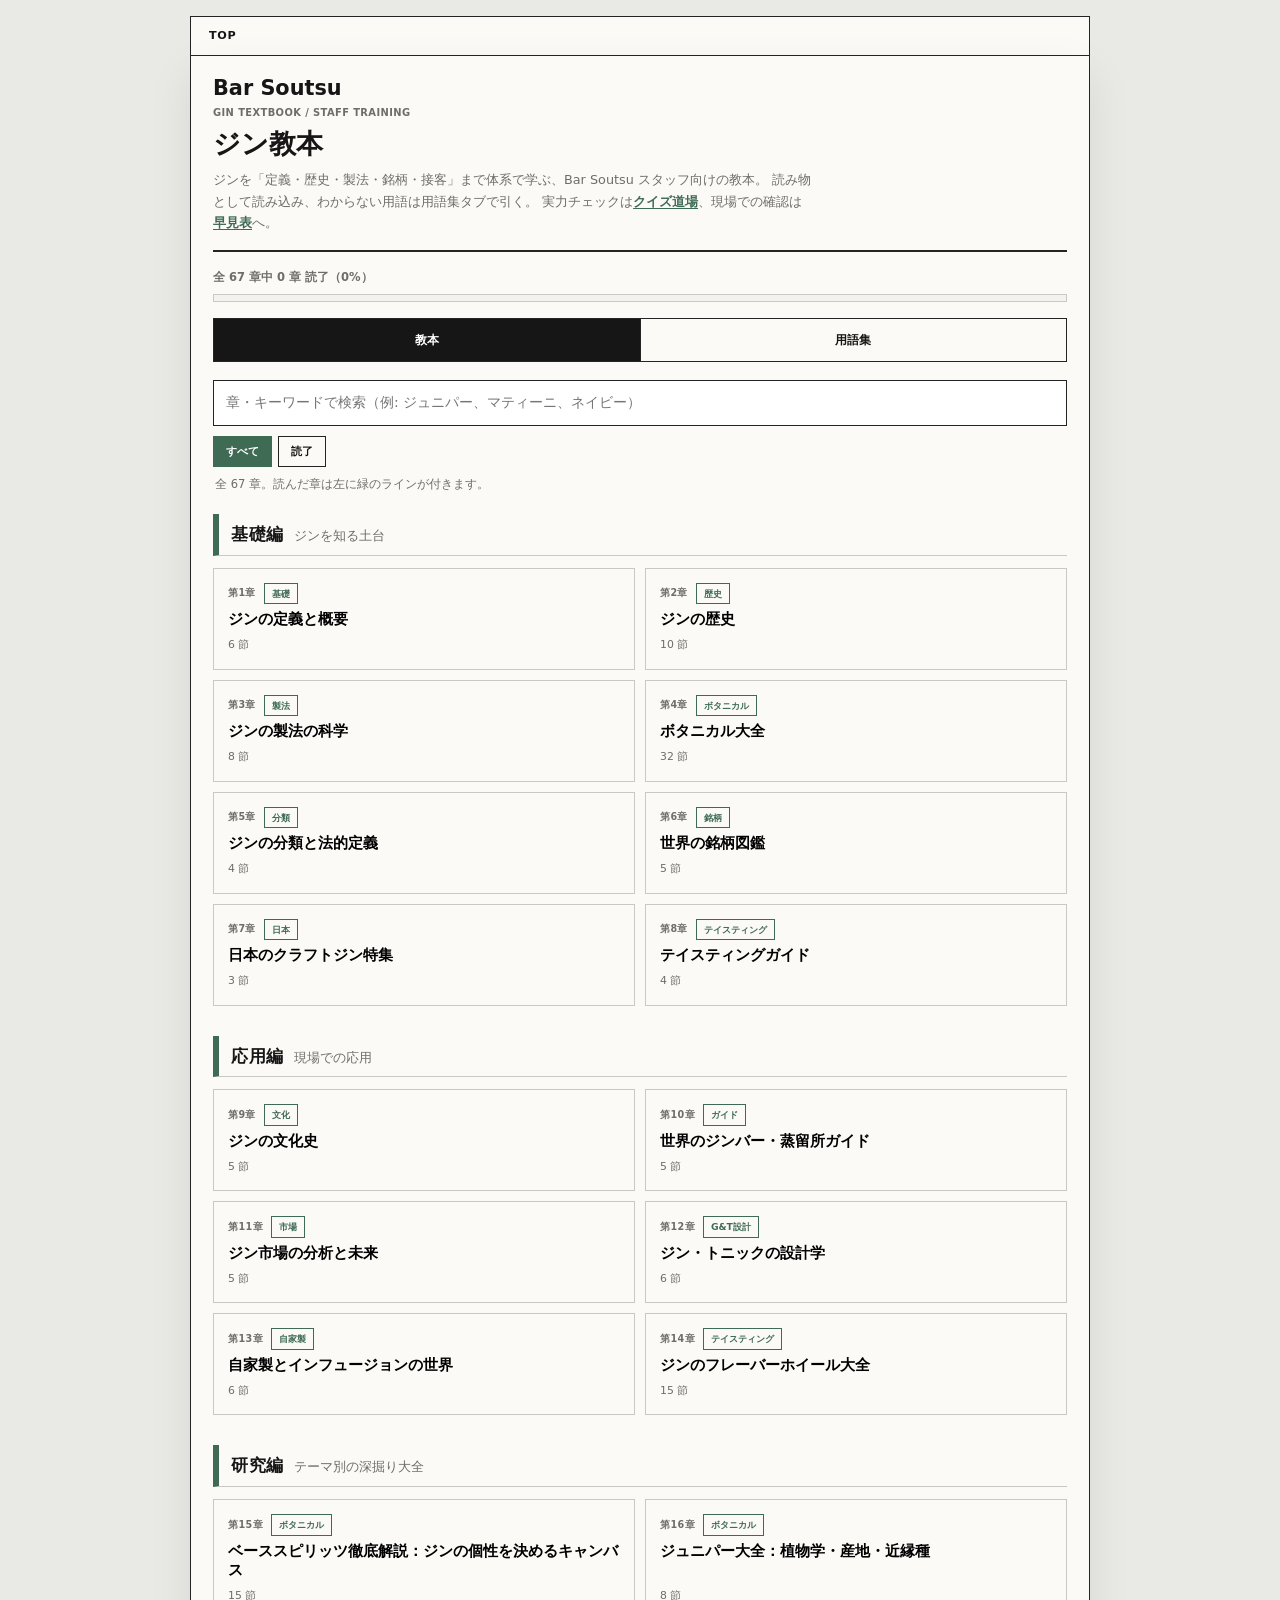
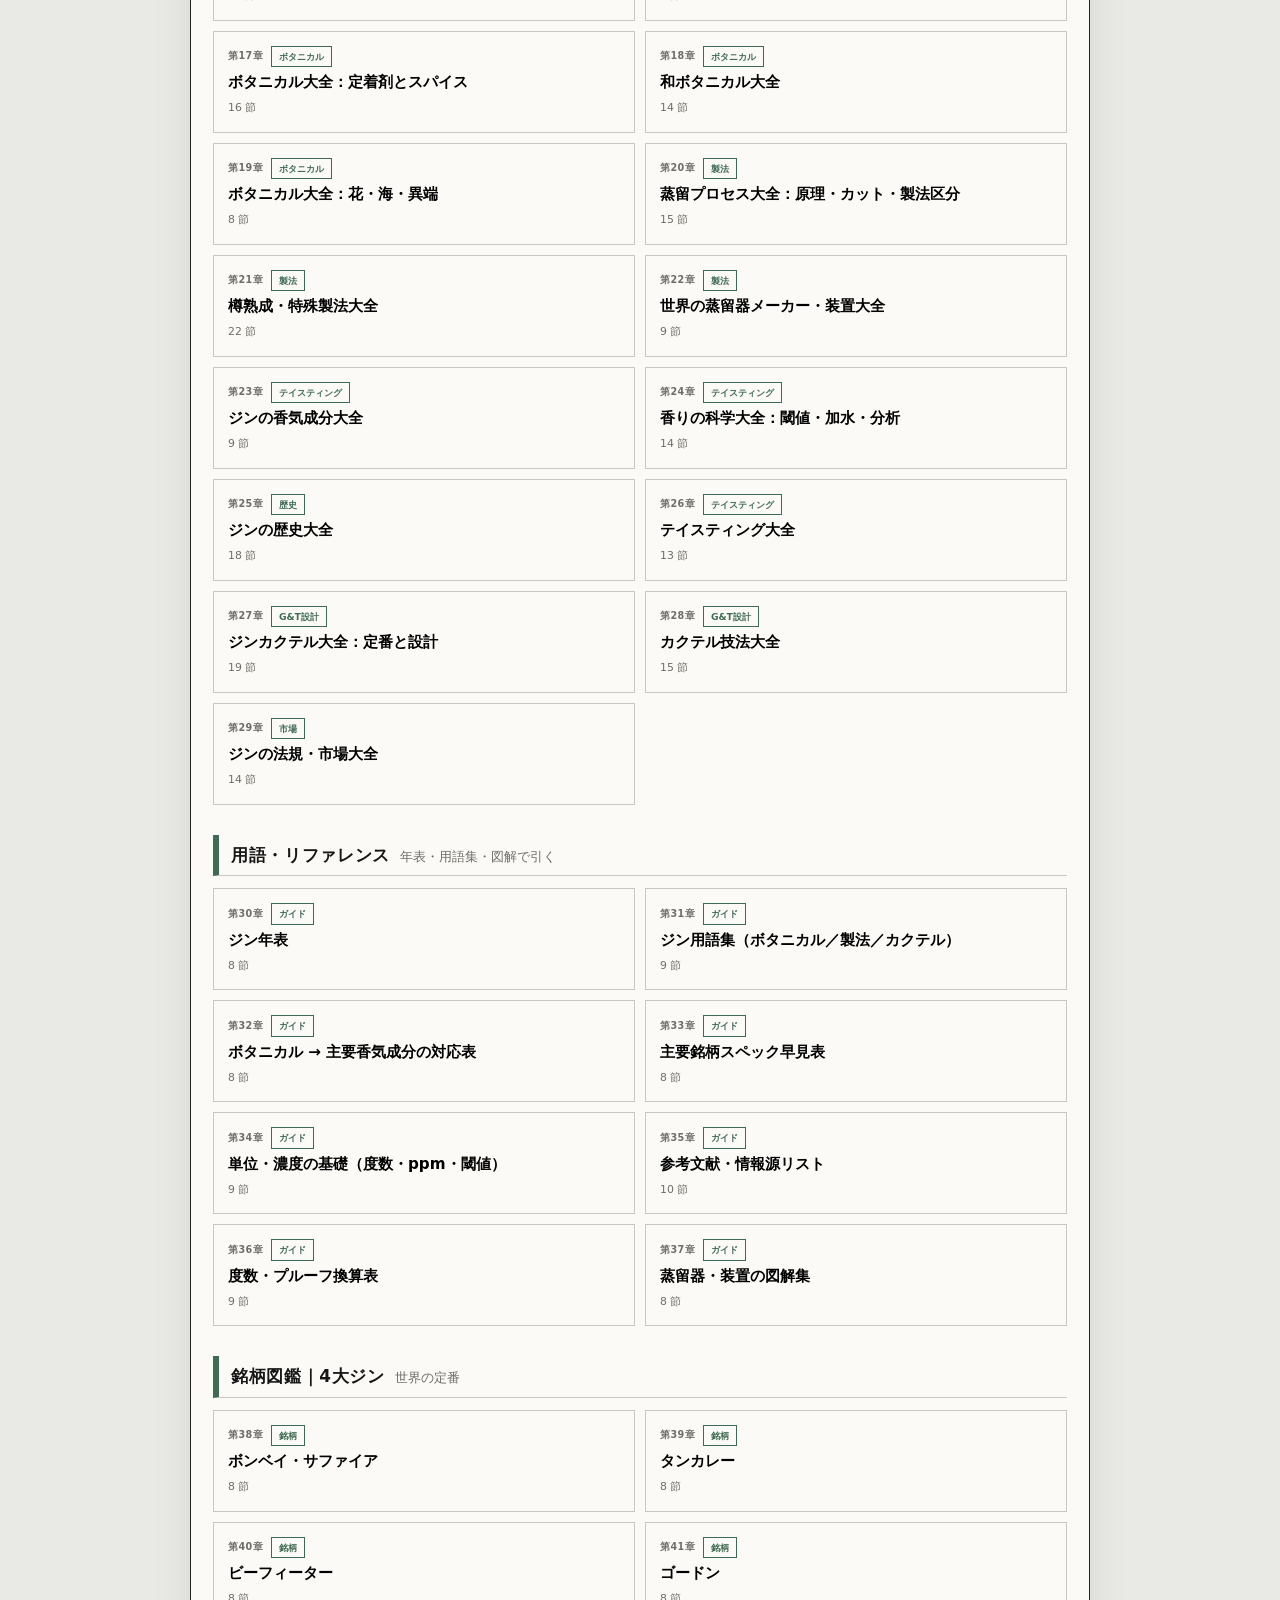
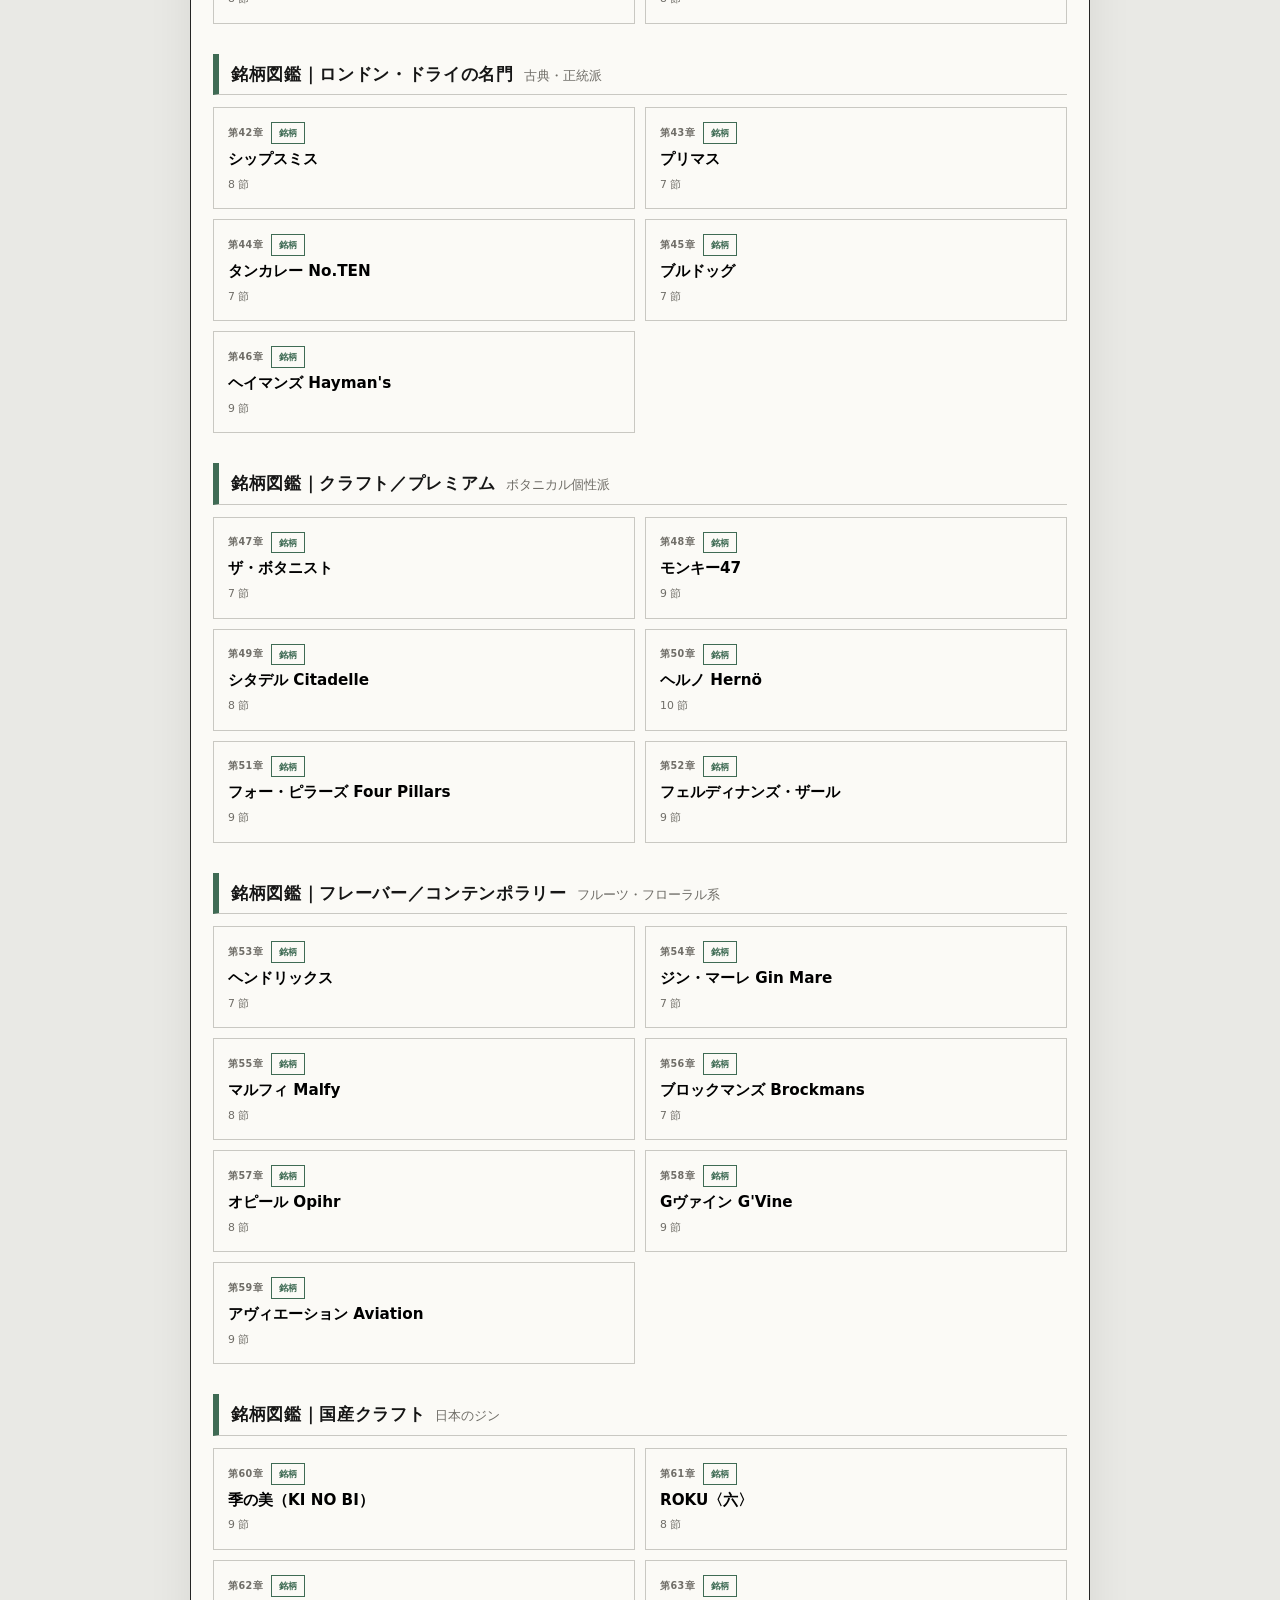
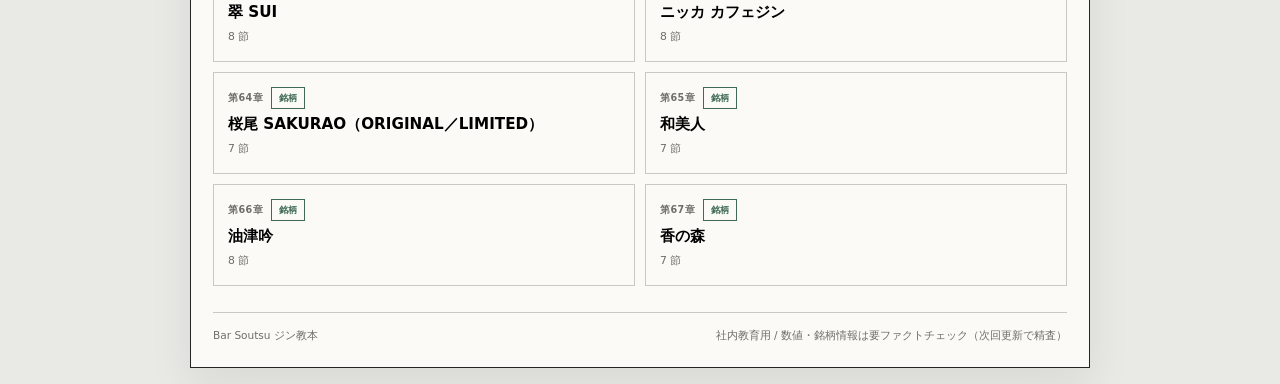
<file: index.html>
<!doctype html>
<html lang="ja">
  <head>
    <meta charset="UTF-8" />
    <meta name="viewport" content="width=device-width, initial-scale=1.0, viewport-fit=cover" />
    <!-- セキュリティ: 読み込み元を自サイトに限定（万一の不正スクリプト実行を阻止） -->
    <meta
      http-equiv="Content-Security-Policy"
      content="default-src 'self'; img-src 'self' data:; style-src 'self' 'unsafe-inline'; script-src 'self'; connect-src 'self'; object-src 'none'; base-uri 'self'"
    />
    <meta name="theme-color" content="#f3f1ec" media="(prefers-color-scheme: light)" />
    <meta name="theme-color" content="#14130f" media="(prefers-color-scheme: dark)" />
    <title>Bar Soutsu ジン教本</title>

    <!-- SNS・チャットでURLを共有したときの見栄え（OGP / Twitter Card） -->
    <meta property="og:type" content="website" />
    <meta property="og:site_name" content="Bar Soutsu" />
    <meta property="og:title" content="ジン教本｜Bar Soutsu" />
    <meta property="og:description" content="スタッフ教育用のジン教本。基礎知識・用語集・クイズ・早見表で体系的に学べます。" />
    <meta property="og:url" content="https://sousuyou.github.io/gin-textbook/" />
    <meta property="og:image" content="https://sousuyou.github.io/gin-textbook/assets/og-image.png" />
    <meta property="og:image:width" content="1200" />
    <meta property="og:image:height" content="630" />
    <meta name="twitter:card" content="summary_large_image" />
    <meta name="twitter:image" content="https://sousuyou.github.io/gin-textbook/assets/og-image.png" />

    <link rel="manifest" href="manifest.json" />
    <link rel="icon" href="assets/icon.svg" type="image/svg+xml" />
    <link rel="apple-touch-icon" href="assets/icon.svg" />
    <link rel="stylesheet" href="styles.css" />
    <link rel="stylesheet" href="https://sousuyou.github.io/top/theme.css" />
  </head>
  <body class="has-nav">
    <!-- 共通ナビ：中身は nav.js が自動生成（JS無効時はTOPリンクだけ残る） -->
    <nav class="site-nav" id="site-nav">
      <a class="site-nav-link" href="https://sousuyou.github.io/top/">TOP</a>
    </nav>
    <script src="https://sousuyou.github.io/top/nav.js?v=20260622" defer></script>
    <main class="app-shell">
      <!-- ===== ヘッダー ===== -->
      <header class="hero">
        <div class="hero-main">
          <p class="brand-mark">Bar Soutsu</p>
          <p class="eyebrow">Gin Textbook / Staff Training</p>
          <h1 id="page-title">ジン教本</h1>
          <p class="lead">
            ジンを「定義・歴史・製法・銘柄・接客」まで体系で学ぶ、Bar Soutsu スタッフ向けの教本。
            読み物として読み込み、わからない用語は用語集タブで引く。
            実力チェックは<a href="quiz/">クイズ道場</a>、現場での確認は<a href="cheatsheet/">早見表</a>へ。
          </p>
        </div>
      </header>

      <!-- ===== 学習進捗バー（常時表示） ===== -->
      <div id="progress-band" class="progress-band">
        <p id="progress-label" class="progress-label"></p>
        <div class="progress-track" role="progressbar" aria-label="学習進捗" aria-valuemin="0" aria-valuemax="100" aria-valuenow="0" id="progress-track">
          <span id="progress-fill" class="progress-fill"></span>
        </div>
      </div>

      <!-- ===== ビュー切替タブ ===== -->
      <nav class="tabs" aria-label="表示切替" role="tablist">
        <button class="tab is-active" data-view="textbook" type="button" role="tab" aria-selected="true" aria-controls="view-textbook">教本</button>
        <button class="tab" data-view="glossary" type="button" role="tab" aria-selected="false" aria-controls="view-glossary">用語集</button>
      </nav>

      <!-- ===== 教本ビュー ===== -->
      <section id="view-textbook" class="view is-active" aria-label="教本">
        <!-- 章一覧 -->
        <div id="chapter-list-pane">
          <div class="search-band">
            <input
              id="search"
              type="search"
              inputmode="search"
              placeholder="章・キーワードで検索（例: ジュニパー、マティーニ、ネイビー）"
              aria-label="教本内を検索"
            />
            <div id="chapter-filters" class="chapter-filters" aria-label="章の絞り込み">
              <button type="button" class="filter-chip is-active" data-filter="all">すべて</button>
              <button type="button" class="filter-chip" data-filter="read">読了</button>
            </div>
            <p id="search-status" class="search-status"></p>
          </div>
          <div id="chapter-grid" class="chapter-grid"></div>
        </div>

        <!-- 章リーダー -->
        <article id="reader" class="reader" hidden>
          <div class="reader-bar">
            <button id="reader-back" class="link-btn" type="button">← 章一覧へ</button>
            <div class="reader-actions">
              <button id="reader-read" class="read-toggle" type="button">読了にする</button>
            </div>
          </div>
          <div id="reader-toc" class="reader-toc"></div>
          <div id="reader-body" class="reader-body"></div>
          <div id="reader-nav" class="reader-nav"></div>
        </article>
      </section>

      <!-- ===== 用語集ビュー ===== -->
      <section id="view-glossary" class="view" aria-label="用語集" hidden>
        <div class="search-band">
          <input
            id="glossary-search"
            type="search"
            inputmode="search"
            placeholder="用語を検索（例: フィクサティブ、ステア、ネイビー）"
            aria-label="用語集を検索"
          />
          <div id="glossary-cats" class="glossary-cats"></div>
        </div>
        <div id="glossary-body" class="glossary-body"></div>
      </section>

      <footer class="app-footer">
        <span>Bar Soutsu ジン教本</span>
        <span>社内教育用 / 数値・銘柄情報は要ファクトチェック（次回更新で精査）</span>
      </footer>
    </main>

    <!-- 本文用語のインライン辞書ツールチップ（JSで内容を差し込む） -->
    <div id="term-tip" class="term-tip" hidden role="dialog" aria-label="用語の説明"></div>

    <script src="content.js"></script>
    <script src="glossary.js"></script>
    <script src="app.js"></script>
  </body>
</html>
</file>
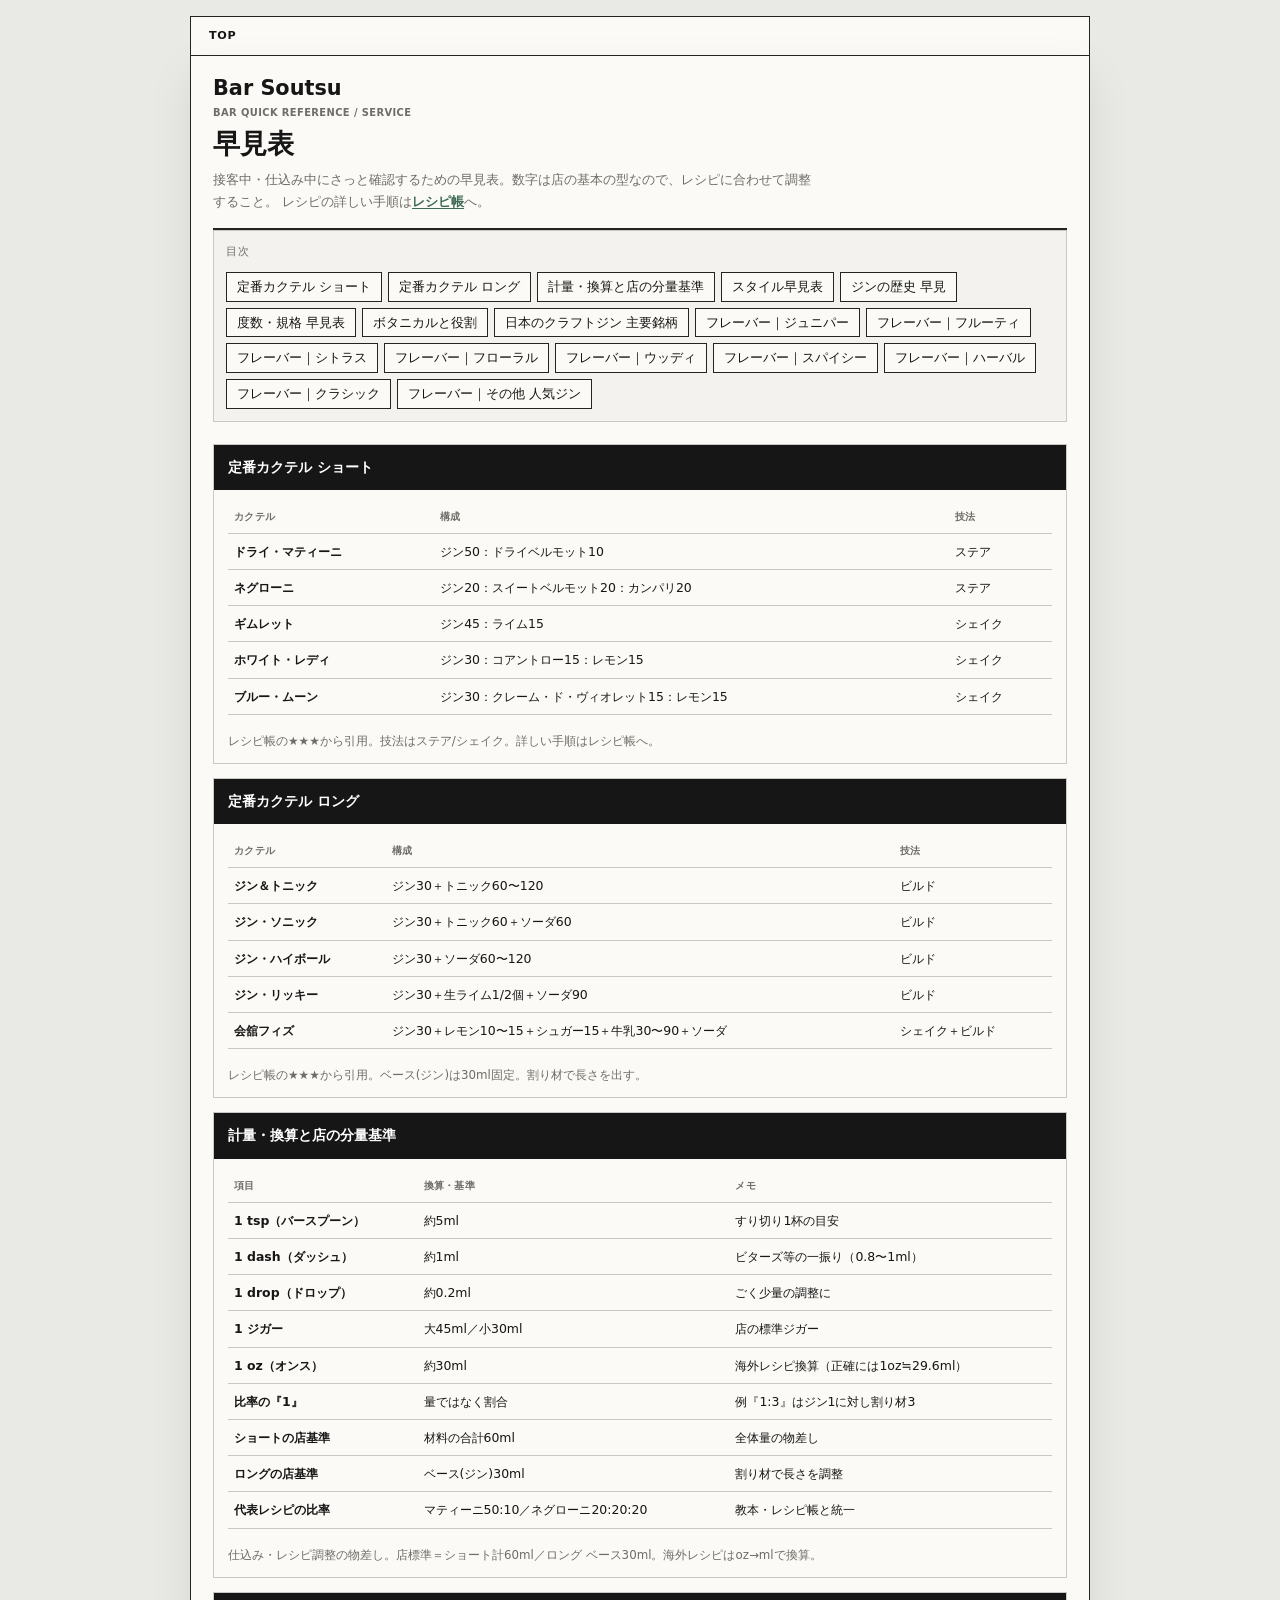
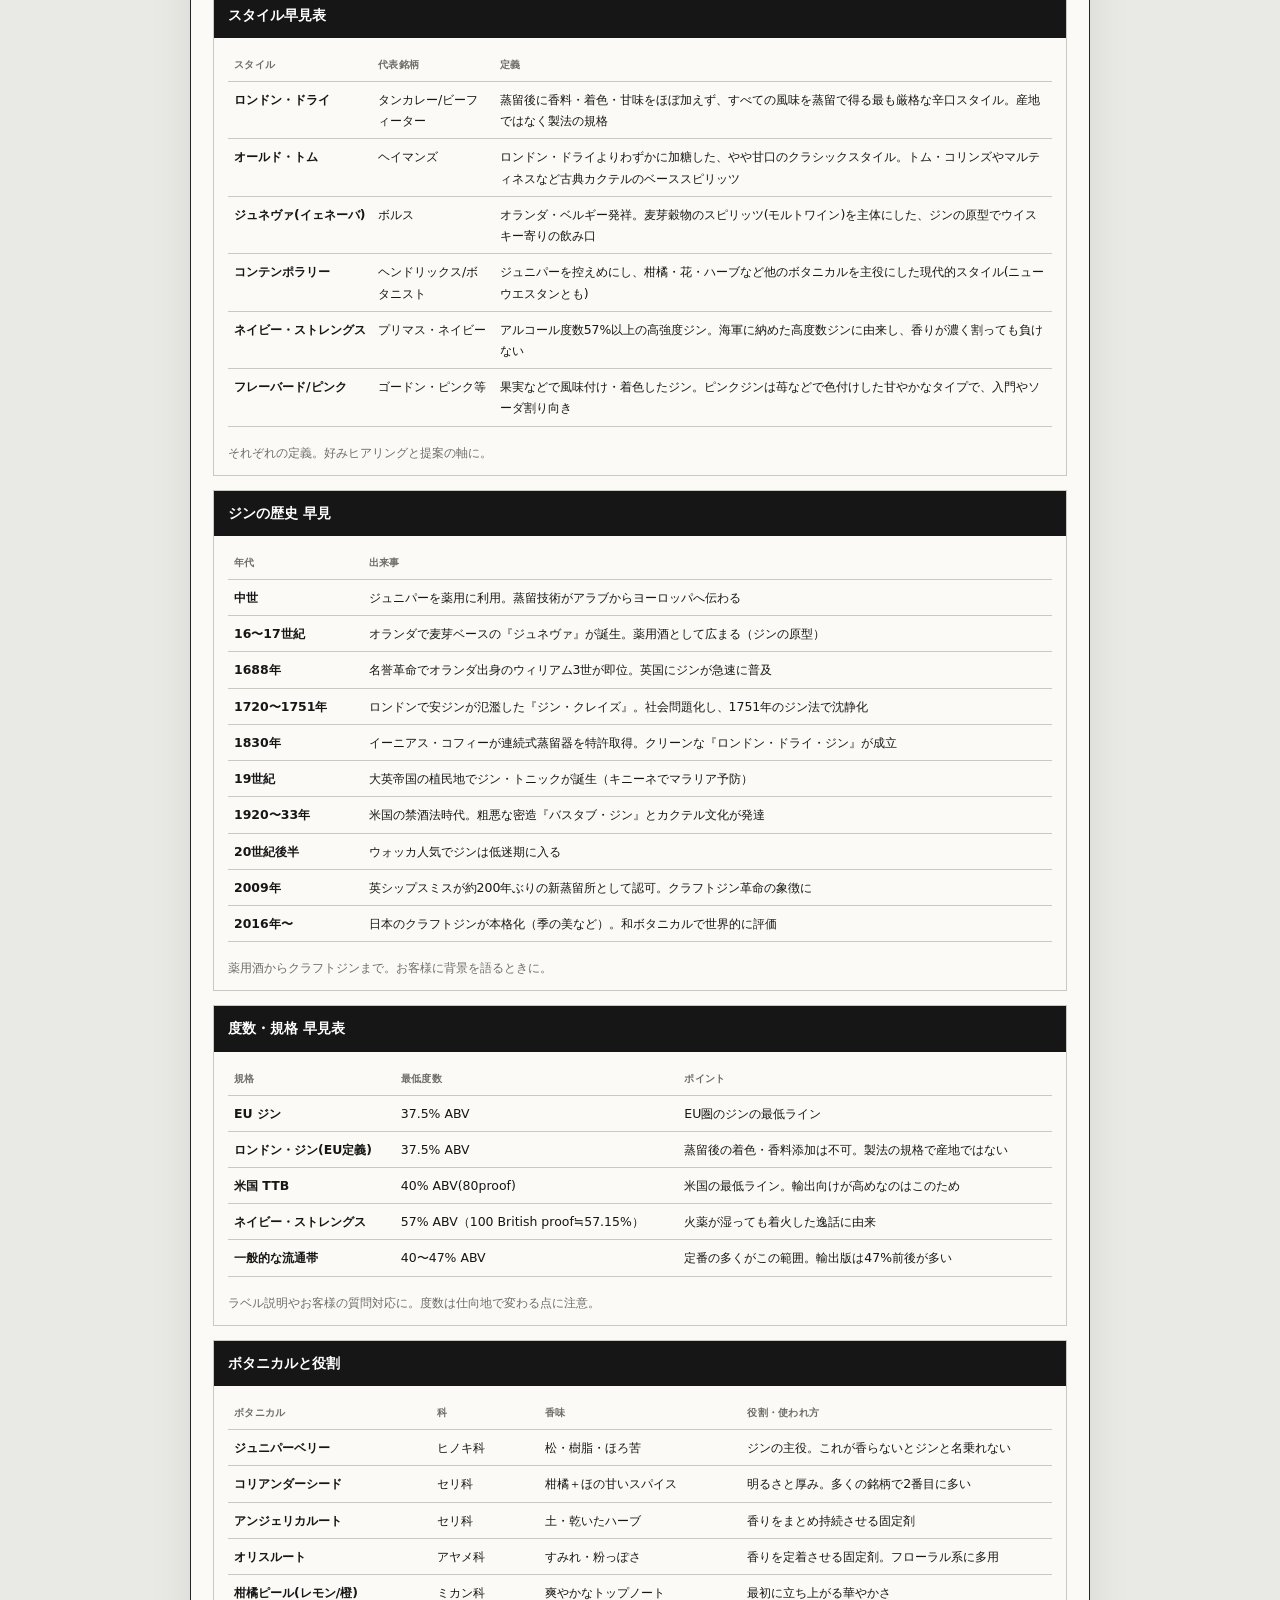
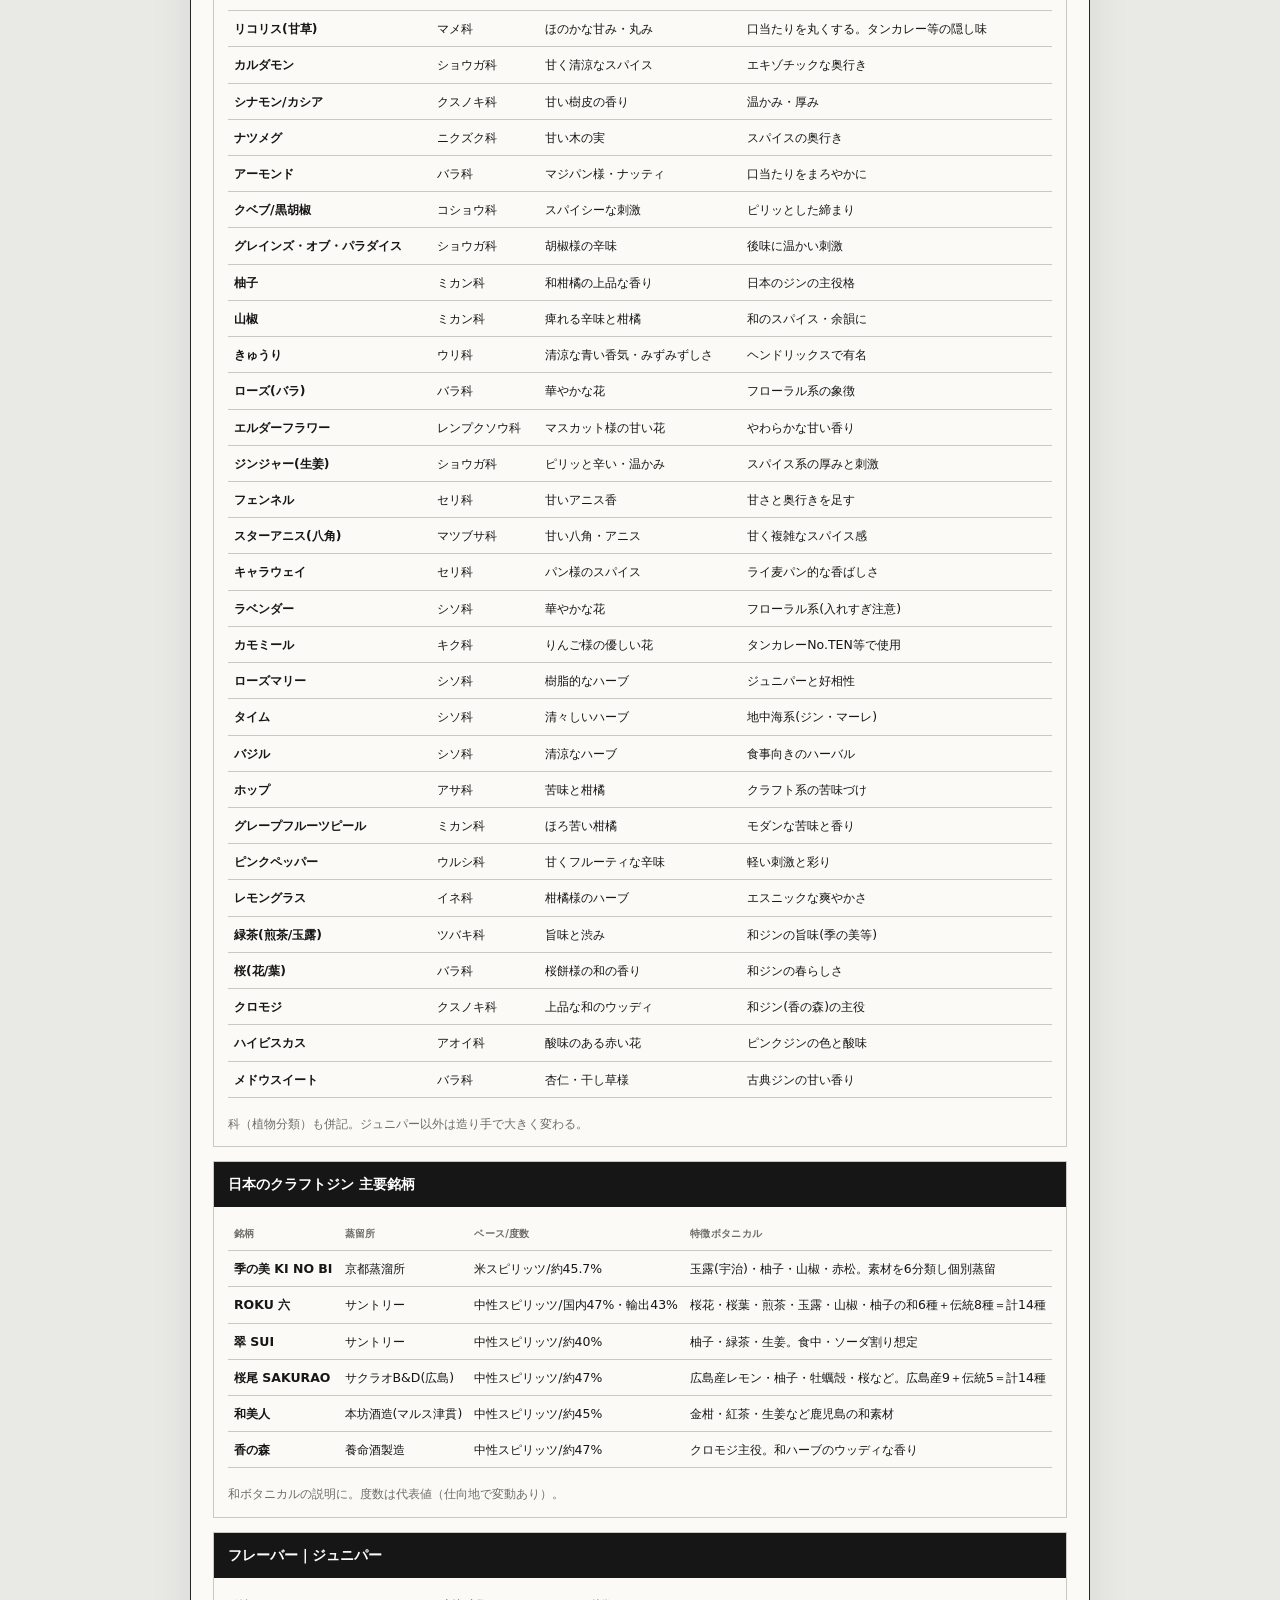
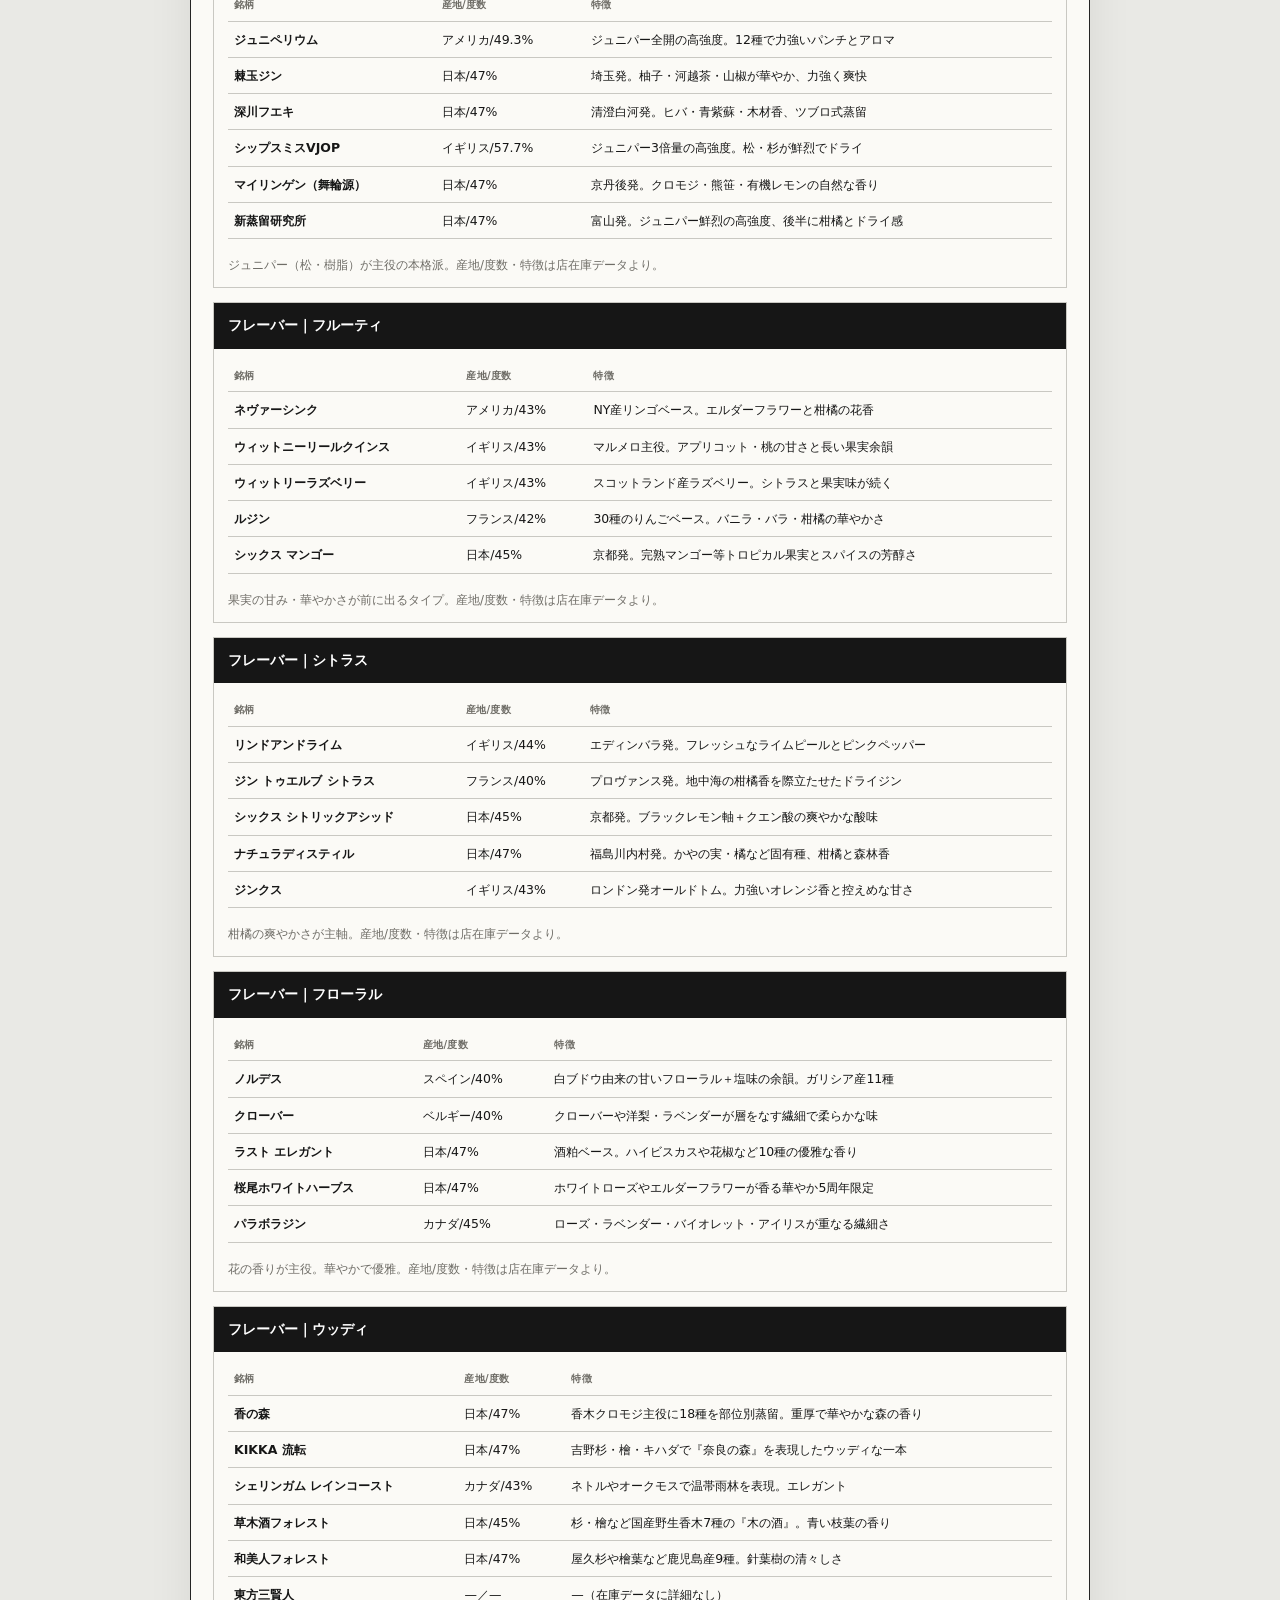
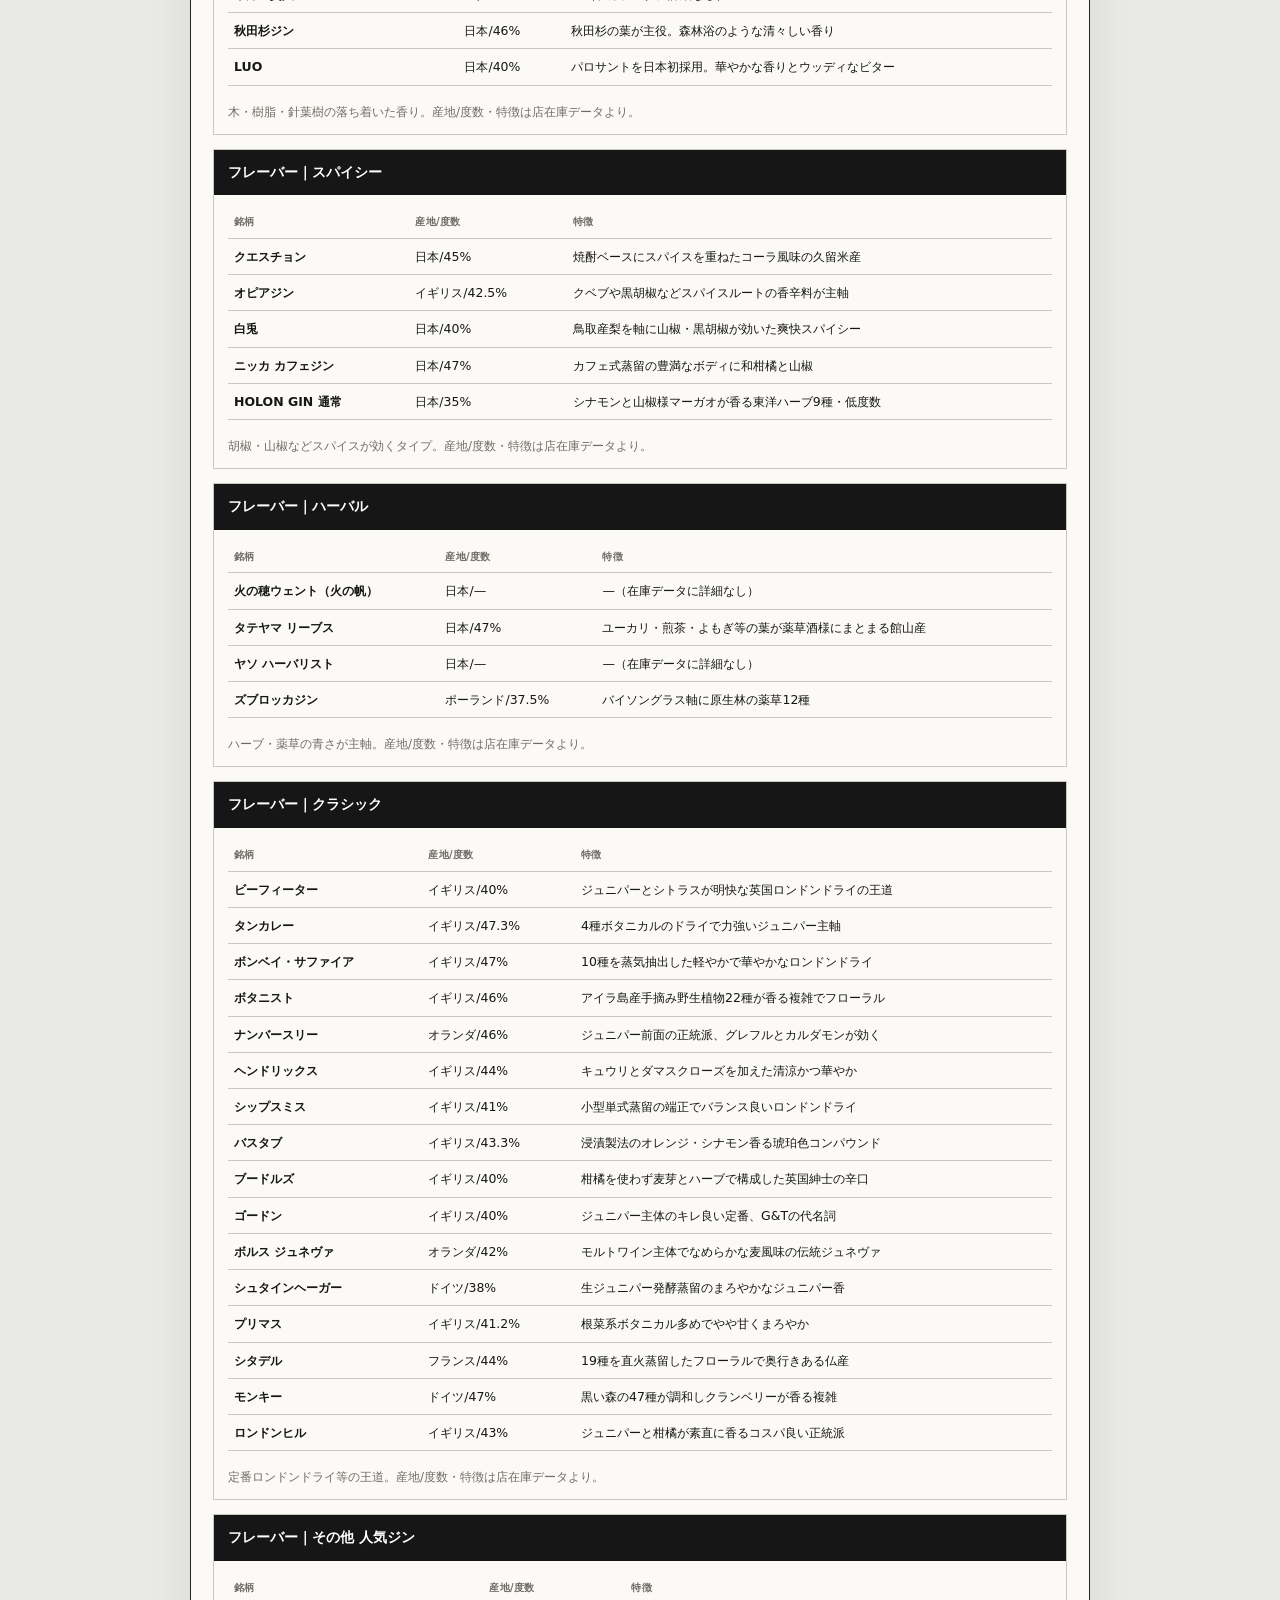
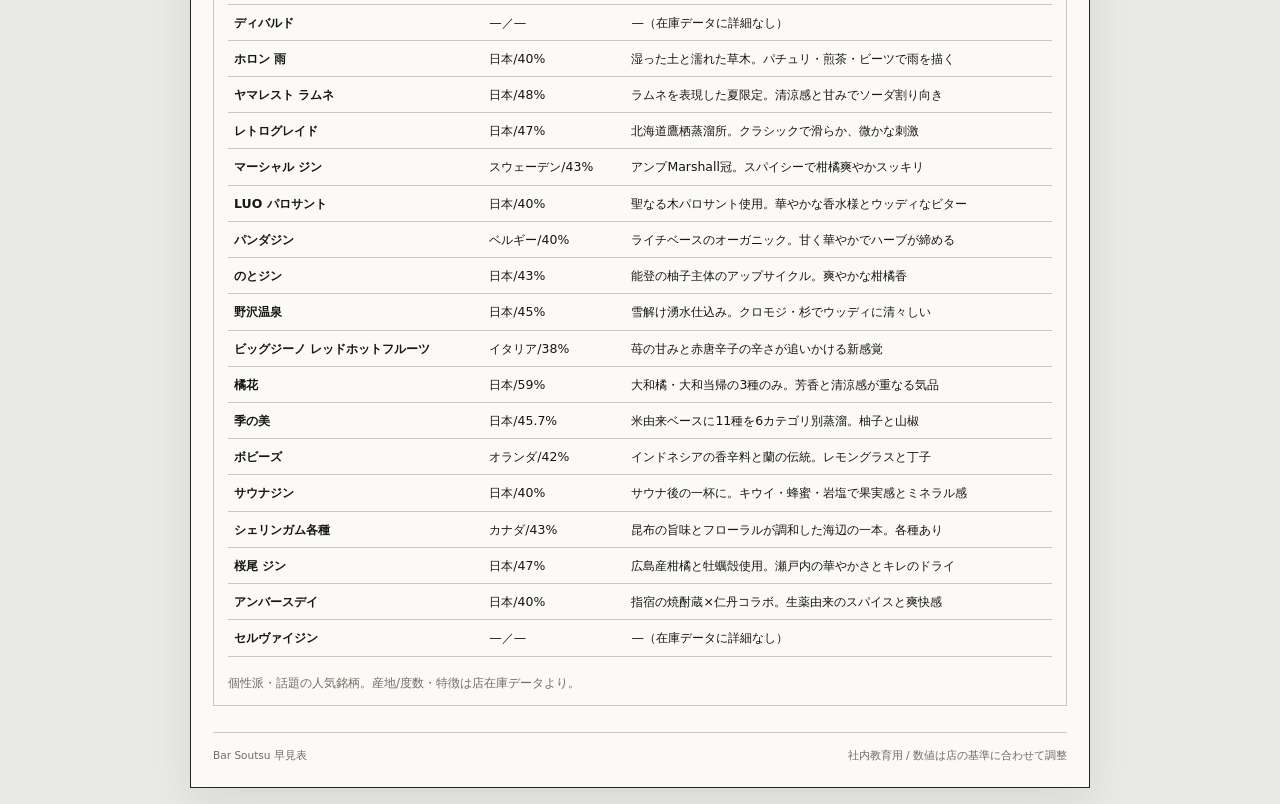
<file: cheatsheet/index.html>
<!doctype html>
<html lang="ja">
  <head>
    <meta charset="UTF-8" />
    <meta name="viewport" content="width=device-width, initial-scale=1.0, viewport-fit=cover" />
    <!-- セキュリティ: 読み込み元を自サイトに限定（万一の不正スクリプト実行を阻止） -->
    <meta
      http-equiv="Content-Security-Policy"
      content="default-src 'self'; img-src 'self' data:; style-src 'self' 'unsafe-inline'; script-src 'self'; connect-src 'self'; object-src 'none'; base-uri 'self'"
    />
    <meta name="theme-color" content="#15120f" />
    <title>Bar Soutsu 早見表</title>
    <link rel="manifest" href="manifest.json" />
    <link rel="icon" href="../assets/icon.svg" type="image/svg+xml" />
    <link rel="apple-touch-icon" href="../assets/icon.svg" />
    <link rel="stylesheet" href="../styles.css" />
    <link rel="stylesheet" href="https://sousuyou.github.io/top/theme.css" />
    <!-- 早見表の頭出しナビ（このページ専用のスタイル。共有styles.cssは触らない） -->
    <style>
      html { scroll-behavior: smooth; }
      .cheat-index {
        display: flex;
        flex-wrap: wrap;
        gap: 6px;
        margin: 0 0 22px;
        padding: 12px;
        background: var(--panel-soft, #f3f2ee);
        border: 1px solid var(--line, #c9c8c2);
      }
      .cheat-index-label {
        width: 100%;
        margin: 0 0 4px;
        font-size: 11px;
        letter-spacing: 0.08em;
        text-transform: uppercase;
        color: var(--muted, #6f6d67);
      }
      .cheat-index a {
        display: inline-block;
        padding: 6px 10px;
        font-size: 13px;
        line-height: 1.2;
        text-decoration: none;
        color: var(--text, #161616);
        background: var(--panel, #fbfaf6);
        border: 1px solid var(--line-strong, #242424);
      }
      .cheat-index a:hover,
      .cheat-index a:focus {
        background: var(--accent, #161616);
        color: var(--on-accent, #fff);
      }
      /* 共通ナビに見出しが隠れないよう、ジャンプ先に余白を確保 */
      .cheat-card { scroll-margin-top: 72px; }
    </style>
  </head>
  <body class="has-nav">
    <!-- 共通ナビ：中身は nav.js が自動生成（JS無効時はTOPリンクだけ残る） -->
    <nav class="site-nav" id="site-nav">
      <a class="site-nav-link" href="https://sousuyou.github.io/top/">TOP</a>
    </nav>
    <script src="https://sousuyou.github.io/top/nav.js?v=20260622" defer></script>
    <main class="app-shell">
      <header class="hero">
        <div class="hero-main">
          <p class="brand-mark">Bar Soutsu</p>
          <p class="eyebrow">Bar Quick Reference / Service</p>
          <h1 id="page-title">早見表</h1>
          <p class="lead">
            接客中・仕込み中にさっと確認するための早見表。数字は店の基本の型なので、レシピに合わせて調整すること。
            レシピの詳しい手順は<a href="https://sousuyou.github.io/cocktail-recipe-book/">レシピ帳</a>へ。
          </p>
        </div>
      </header>

      <!-- 頭出しナビ：中身は app.js が表データから自動生成 -->
      <nav class="cheat-index" id="cheat-index" aria-label="早見表の目次"></nav>

      <section class="view is-active" aria-label="早見表">
        <div id="cheatsheet-body" class="cheatsheet-body"></div>
      </section>

      <footer class="app-footer">
        <span>Bar Soutsu 早見表</span>
        <span>社内教育用 / 数値は店の基準に合わせて調整</span>
      </footer>
    </main>

    <script src="../cheatsheet.js"></script>
    <script src="app.js"></script>
  </body>
</html>
</file>
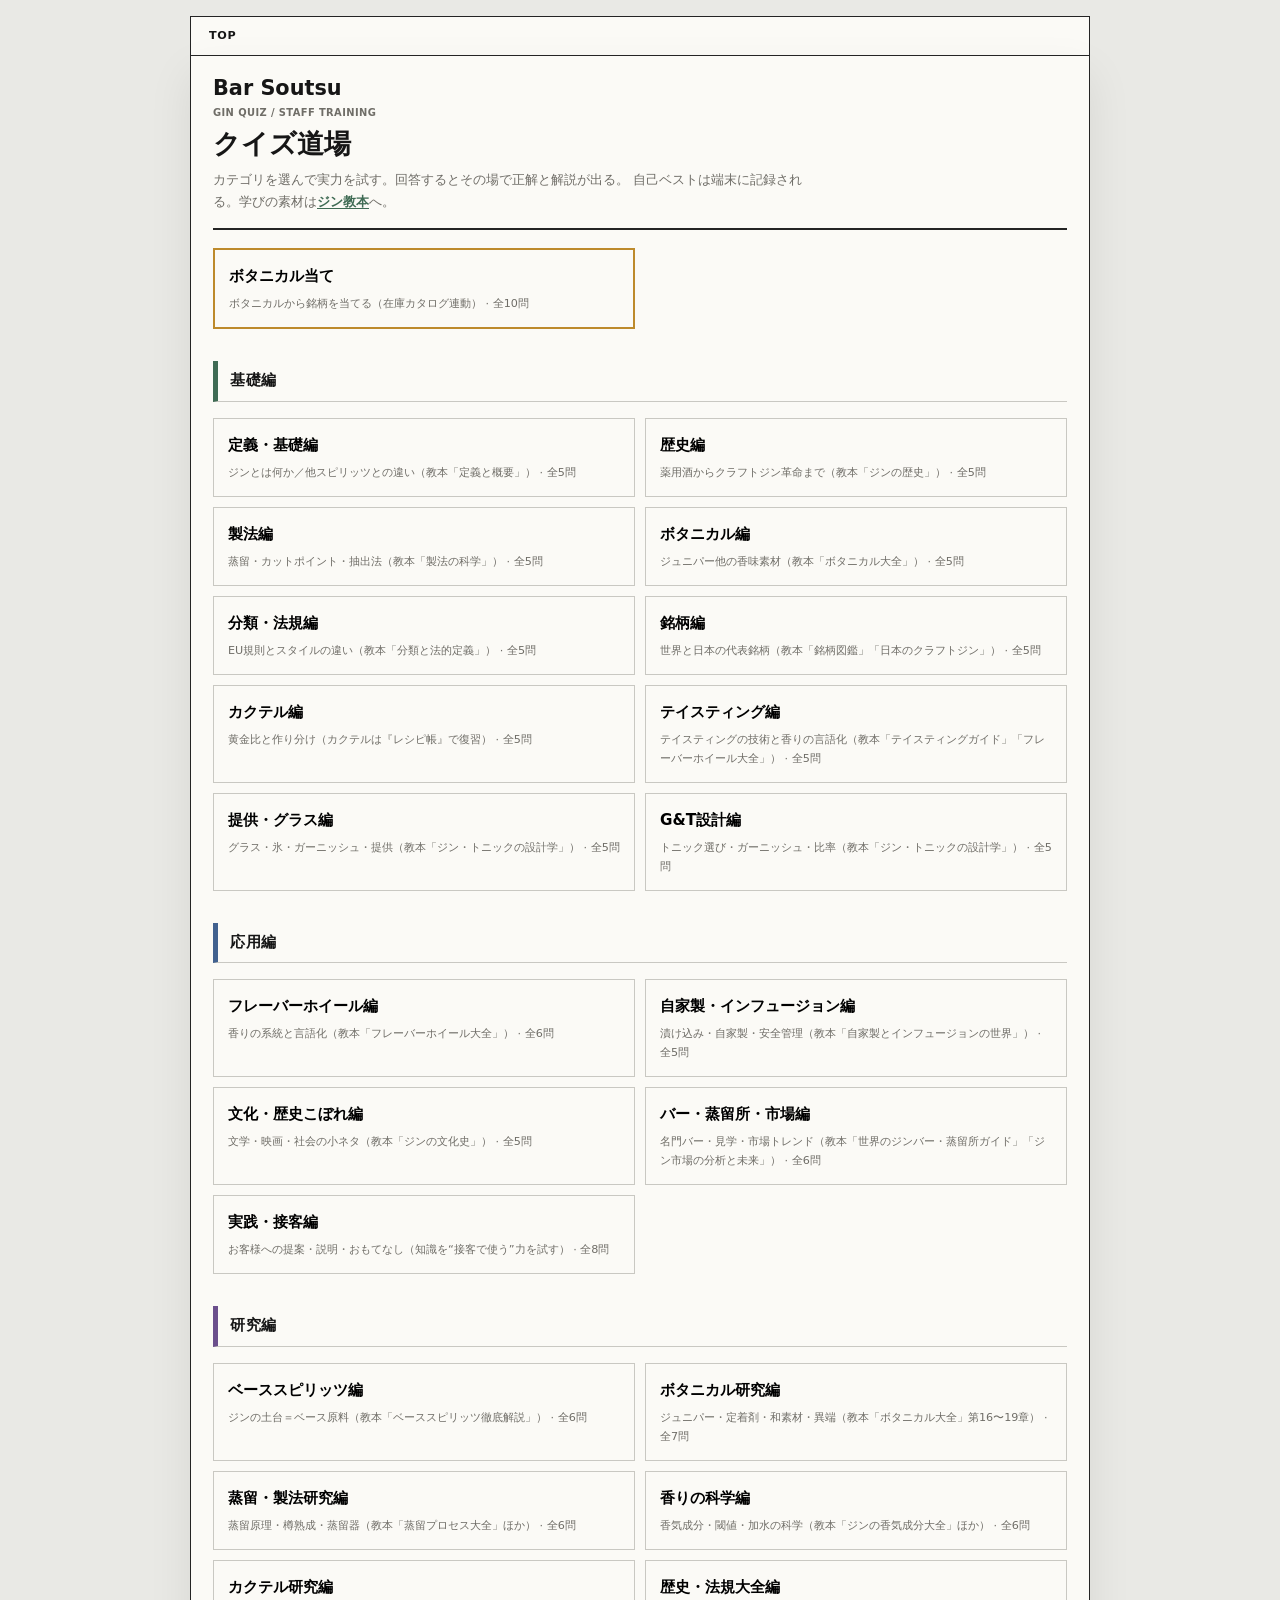
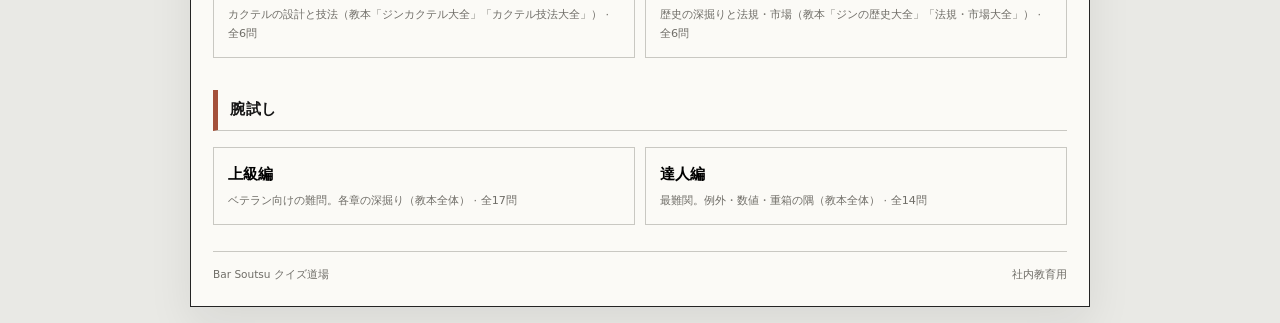
<file: quiz/index.html>
<!doctype html>
<html lang="ja">
  <head>
    <meta charset="UTF-8" />
    <meta name="viewport" content="width=device-width, initial-scale=1.0, viewport-fit=cover" />
    <!-- セキュリティ: 読み込み元を自サイトに限定（万一の不正スクリプト実行を阻止） -->
    <meta
      http-equiv="Content-Security-Policy"
      content="default-src 'self'; img-src 'self' data:; style-src 'self' 'unsafe-inline'; script-src 'self'; connect-src 'self'; object-src 'none'; base-uri 'self'"
    />
    <meta name="theme-color" content="#15120f" />
    <title>Bar Soutsu クイズ道場</title>
    <link rel="manifest" href="manifest.json" />
    <link rel="icon" href="../assets/icon.svg" type="image/svg+xml" />
    <link rel="apple-touch-icon" href="../assets/icon.svg" />
    <link rel="stylesheet" href="../styles.css" />
    <link rel="stylesheet" href="https://sousuyou.github.io/top/theme.css" />
  </head>
  <body class="has-nav">
    <!-- 共通ナビ：中身は nav.js が自動生成（JS無効時はTOPリンクだけ残る） -->
    <nav class="site-nav" id="site-nav">
      <a class="site-nav-link" href="https://sousuyou.github.io/top/">TOP</a>
    </nav>
    <script src="https://sousuyou.github.io/top/nav.js?v=20260622" defer></script>
    <main class="app-shell">
      <header class="hero">
        <div class="hero-main">
          <p class="brand-mark">Bar Soutsu</p>
          <p class="eyebrow">Gin Quiz / Staff Training</p>
          <h1 id="page-title">クイズ道場</h1>
          <p class="lead">
            カテゴリを選んで実力を試す。回答するとその場で正解と解説が出る。
            自己ベストは端末に記録される。学びの素材は<a href="https://sousuyou.github.io/gin-textbook/">ジン教本</a>へ。
          </p>
        </div>
      </header>

      <section class="view is-active" aria-label="クイズ道場">
        <div id="quiz-home">
          <div id="quiz-categories" class="quiz-categories"></div>
        </div>

        <div id="quiz-runner" hidden>
          <div class="reader-bar">
            <button id="quiz-back" class="link-btn" type="button">← カテゴリ選択へ</button>
            <span id="quiz-progress" class="quiz-progress"></span>
          </div>
          <div id="quiz-bar" class="quiz-bar" aria-hidden="true"><span id="quiz-bar-fill" class="quiz-bar-fill"></span></div>
          <div id="quiz-card" class="quiz-card"></div>
        </div>
      </section>

      <footer class="app-footer">
        <span>Bar Soutsu クイズ道場</span>
        <span>社内教育用</span>
      </footer>
    </main>

    <script src="../quiz.js"></script>
    <script src="app.js"></script>
  </body>
</html>
</file>
<file: styles.css>
:root {
  color-scheme: light dark;
  --bg: #e9e9e5;
  --paper: #fbfaf6;
  --panel: #fbfaf6;
  --panel-soft: #f3f2ee;
  --field: #ffffff;
  --line: #c9c8c2;
  --line-strong: #242424;
  --text: #161616;
  --muted: #6f6d67;
  --accent: #161616;
  --on-accent: #ffffff;    /* accent色の上に乗せる文字色 */
  --green: #3f6b54;        /* ボタニカルグリーン */
  --green-soft: #e7efe8;
  --gold: #9a7b32;
  --red: #a72821;
  --shadow: 0 18px 42px rgba(30, 30, 27, 0.08);
}

/* ===== ダークモード（端末設定に自動追従） ===== */
@media (prefers-color-scheme: dark) {
  :root {
    --bg: #14130f;
    --paper: #1c1b16;
    --panel: #1c1b16;
    --panel-soft: #242219;
    --field: #211f19;
    --line: #3a382f;
    --line-strong: #6f6c5f;
    --text: #ece9df;
    --muted: #a09c8e;
    --accent: #ece9df;
    --on-accent: #14130f;
    --green: #93bf97;
    --green-soft: #23302a;
    --gold: #d8ad62;
    --red: #d8736c;
    --shadow: 0 18px 42px rgba(0, 0, 0, 0.45);
  }
}

/* ===== 本文中のリンク（テーマ色に統一・標準の青を上書き） ===== */
.lead a,
.reader-body a,
.cc-body a {
  color: var(--green);
  font-weight: 700;
  text-decoration: underline;
  text-underline-offset: 2px;
  text-decoration-thickness: 1px;
}
.lead a:hover,
.reader-body a:hover,
.cc-body a:hover {
  color: var(--accent);
}

* {
  box-sizing: border-box;
}

html {
  -webkit-text-size-adjust: 100%;
}

body {
  margin: 0;
  min-height: 100vh;
  font-family:
    system-ui, -apple-system, BlinkMacSystemFont,
    "Hiragino Sans", "Yu Gothic", sans-serif;
  background: var(--bg);
  color: var(--text);
  font-size: 14px;
  line-height: 1.7;
}

button,
input {
  font: inherit;
}

/* ===== シェル ===== */
.app-shell {
  width: min(900px, calc(100% - 20px));
  margin: 16px auto;
  padding: 22px;
  border: 1px solid var(--line-strong);
  background: var(--paper);
  box-shadow: var(--shadow);
}

/* ===== 共通ナビ（site-nav）===== */
.site-nav {
  width: min(900px, calc(100% - 20px));
  margin: 16px auto 0;
  display: flex;
  border: 1px solid var(--line-strong);
  border-bottom: 0;
  background: var(--panel);
  overflow-x: auto;
  -webkit-overflow-scrolling: touch;
  scrollbar-width: none;
}

.site-nav::-webkit-scrollbar {
  display: none;
}

.site-nav-link {
  padding: 0 18px;
  min-height: 38px;
  white-space: nowrap;
  display: grid;
  place-items: center;
  text-decoration: none;
  color: var(--text);
  font-size: 0.7rem;
  font-weight: 700;
  letter-spacing: 0.06em;
  text-transform: uppercase;
  border-right: 1px solid var(--line);
  transition: background 160ms ease;
}

.site-nav-link:last-child {
  border-right: 0;
}

.site-nav-link:hover {
  background: var(--panel-soft);
}

.site-nav-link.active {
  background: var(--accent);
  color: var(--on-accent);
}

body.has-nav .app-shell {
  margin-top: 0;
}

/* ===== ヘッダー ===== */
.hero {
  padding-bottom: 16px;
  border-bottom: 2px solid var(--line-strong);
}

.brand-mark {
  margin: 0 0 6px;
  font-size: clamp(1rem, 2.4vw, 1.3rem);
  font-weight: 700;
  line-height: 1;
}

.eyebrow {
  margin: 0 0 6px;
  color: var(--muted);
  font-size: 0.62rem;
  font-weight: 700;
  letter-spacing: 0.04em;
  text-transform: uppercase;
}

h1 {
  margin: 0;
  font-size: clamp(1.3rem, 4vw, 1.7rem);
  line-height: 1.15;
  font-weight: 700;
}

.lead {
  max-width: 600px;
  margin: 10px 0 0;
  color: var(--muted);
  font-size: 0.8rem;
  line-height: 1.7;
}

/* ===== 学習進捗バー ===== */
.progress-band {
  margin-top: 16px;
}

.progress-label {
  margin: 0 0 6px;
  font-size: 0.72rem;
  font-weight: 700;
  color: var(--muted);
}

.progress-track {
  height: 8px;
  background: var(--panel-soft);
  border: 1px solid var(--line);
  overflow: hidden;
}

.progress-fill {
  display: block;
  height: 100%;
  width: 0;
  background: var(--green);
  transition: width 260ms ease;
}

/* ===== 検索ハイライト ===== */
mark.hl {
  background: var(--gold);
  color: var(--on-accent);
  padding: 0 1px;
  border-radius: 2px;
}

/* ===== 章の絞り込みチップ ===== */
.chapter-filters {
  display: flex;
  flex-wrap: wrap;
  gap: 6px;
  margin-top: 10px;
}

.filter-chip {
  padding: 5px 12px;
  border: 1px solid var(--line-strong);
  background: var(--panel);
  color: var(--text);
  font-size: 0.7rem;
  font-weight: 700;
  cursor: pointer;
  transition: background 140ms ease;
}

.filter-chip:hover {
  background: var(--green-soft);
}

.filter-chip.is-active {
  background: var(--green);
  border-color: var(--green);
  color: var(--on-accent);
}

/* 章カードの「覚えた／お気に入り」マーク */
.cc-marks {
  display: flex;
  flex-wrap: wrap;
  gap: 5px;
}

.cc-flag {
  font-size: 0.58rem;
  font-weight: 700;
  padding: 1px 6px;
  border: 1px solid var(--line);
}

.cc-flag.cc-fav {
  color: var(--gold);
  border-color: var(--gold);
}

.cc-flag.cc-memo {
  color: var(--green);
  border-color: var(--green);
}

/* リーダーの「覚えた／お気に入り」ボタン */
.reader-actions {
  display: flex;
  flex-wrap: wrap;
  gap: 6px;
  align-items: center;
}

.mark-toggle {
  min-height: 34px;
  padding: 0 10px;
  border: 1px solid var(--line-strong);
  background: var(--panel);
  color: var(--text);
  font-size: 0.68rem;
  font-weight: 700;
  cursor: pointer;
}

.mark-toggle.is-on {
  background: var(--green);
  border-color: var(--green);
  color: var(--on-accent);
}

#reader-fav.is-on {
  background: var(--gold);
  border-color: var(--gold);
}

/* ===== 本文インライン辞書（用語リンク＆ツールチップ） ===== */
.term-link {
  border: 0;
  background: none;
  padding: 0;
  margin: 0;
  font: inherit;
  color: var(--green);
  font-weight: 700;
  cursor: pointer;
  border-bottom: 1px dotted var(--green);
  line-height: inherit;
}

.term-link:hover {
  color: var(--accent);
  border-bottom-color: var(--accent);
}

.term-tip {
  position: absolute;
  z-index: 50;
  max-width: 300px;
  padding: 12px 14px;
  background: var(--panel);
  border: 1px solid var(--line-strong);
  box-shadow: var(--shadow);
}

.term-tip .tip-head {
  display: flex;
  align-items: baseline;
  justify-content: space-between;
  gap: 8px;
  margin-bottom: 4px;
}

.term-tip .tip-term {
  font-size: 0.92rem;
  font-weight: 700;
}

.term-tip .tip-cat {
  flex: none;
  font-size: 0.56rem;
  font-weight: 700;
  padding: 2px 6px;
  border: 1px solid var(--green);
  color: var(--green);
}

.term-tip .tip-reading {
  margin: 0 0 6px;
  font-size: 0.68rem;
  color: var(--muted);
}

.term-tip .tip-def {
  margin: 0;
  font-size: 0.78rem;
  line-height: 1.65;
  color: var(--text);
}

.term-tip .tip-close {
  margin-top: 10px;
  width: 100%;
  min-height: 32px;
  border: 1px solid var(--line-strong);
  background: var(--panel-soft);
  color: var(--text);
  font-size: 0.7rem;
  font-weight: 700;
  cursor: pointer;
}

.term-tip .tip-close:hover {
  background: var(--green-soft);
}

/* ===== タブ ===== */
.tabs {
  display: flex;
  gap: 0;
  margin-top: 16px;
  border: 1px solid var(--line-strong);
}

.tab {
  flex: 1;
  min-height: 42px;
  border: 0;
  border-right: 1px solid var(--line-strong);
  background: var(--panel);
  color: var(--text);
  font-size: 0.78rem;
  font-weight: 700;
  cursor: pointer;
  transition: background 140ms ease;
}

.tab:last-child {
  border-right: 0;
}

.tab.is-active {
  background: var(--accent);
  color: var(--on-accent);
}

/* ===== ビュー ===== */
.view {
  display: none;
  margin-top: 18px;
}

.view.is-active {
  display: block;
}

.section-lead {
  margin: 0 0 16px;
  color: var(--muted);
  font-size: 0.8rem;
}

/* ===== 検索 ===== */
.search-band {
  margin-bottom: 16px;
}

#search {
  width: 100%;
  min-height: 44px;
  border: 1px solid var(--line-strong);
  border-radius: 0;
  padding: 10px 12px;
  background: var(--field);
  color: var(--text);
}

#search:focus {
  outline: 2px solid var(--green);
  outline-offset: -2px;
}

.search-status {
  margin: 8px 2px 0;
  min-height: 1em;
  color: var(--muted);
  font-size: 0.72rem;
}

/* ===== 章グリッド ===== */
.chapter-grid {
  display: grid;
  grid-template-columns: repeat(2, minmax(0, 1fr));
  gap: 10px;
}

/* 編（基礎/応用/研究）の区切り見出し。グリッド全幅で表示する */
.band-header {
  grid-column: 1 / -1;
  display: flex;
  align-items: baseline;
  flex-wrap: wrap;
  gap: 10px;
  margin: 20px 0 2px;
  padding: 6px 0 6px 12px;
  border-left: 6px solid var(--green);
  border-bottom: 1px solid var(--line);
}
.band-header:first-child {
  margin-top: 4px;
}
.band-name {
  font-size: 1.05rem;
  font-weight: 700;
  letter-spacing: 0.04em;
  color: var(--text);
}
.band-note {
  font-size: 0.8rem;
  color: var(--muted);
}

.chapter-card {
  display: flex;
  flex-direction: column;
  gap: 6px;
  padding: 14px;
  border: 1px solid var(--line);
  background: var(--panel);
  text-align: left;
  cursor: pointer;
  transition: border-color 150ms ease, transform 150ms ease;
}

.chapter-card:hover {
  border-color: var(--line-strong);
  transform: translateY(-2px);
}

.chapter-card .cc-top {
  display: flex;
  align-items: center;
  justify-content: space-between;
  gap: 8px;
}

.chapter-card .cc-num {
  font-size: 0.6rem;
  font-weight: 700;
  letter-spacing: 0.04em;
  text-transform: uppercase;
  color: var(--muted);
}

.chapter-card .cc-cat {
  font-size: 0.58rem;
  font-weight: 700;
  padding: 2px 7px;
  border: 1px solid var(--green);
  color: var(--green);
}

.chapter-card .cc-title {
  font-size: 0.95rem;
  font-weight: 700;
  line-height: 1.3;
}

.chapter-card .cc-meta {
  margin-top: auto;
  font-size: 0.68rem;
  color: var(--muted);
}

.chapter-card.is-read {
  border-left: 3px solid var(--green);
}

.chapter-card .cc-read-flag {
  color: var(--green);
  font-weight: 700;
}

.search-hits {
  font-size: 0.7rem;
  color: var(--green);
  font-weight: 700;
}

/* ===== リーダー ===== */
.reader-bar {
  display: flex;
  align-items: center;
  justify-content: space-between;
  gap: 10px;
  padding-bottom: 12px;
  margin-bottom: 14px;
  border-bottom: 1px solid var(--line);
}

.link-btn {
  border: 0;
  background: none;
  color: var(--text);
  font-size: 0.78rem;
  font-weight: 700;
  cursor: pointer;
  padding: 6px 0;
}

.link-btn:hover {
  color: var(--green);
}

.read-toggle {
  min-height: 34px;
  padding: 0 12px;
  border: 1px solid var(--line-strong);
  background: var(--panel);
  color: var(--text);
  font-size: 0.7rem;
  font-weight: 700;
  cursor: pointer;
}

.read-toggle.is-read {
  background: var(--green);
  border-color: var(--green);
  color: var(--on-accent);
}

.reader-toc {
  margin-bottom: 18px;
  padding: 12px 14px;
  border: 1px solid var(--line);
  background: var(--panel-soft);
}

.reader-toc h2 {
  margin: 0 0 8px;
  font-size: 0.62rem;
  letter-spacing: 0.04em;
  text-transform: uppercase;
  color: var(--muted);
}

.reader-toc ul {
  margin: 0;
  padding-left: 18px;
  columns: 2;
  column-gap: 20px;
}

.reader-toc li {
  font-size: 0.76rem;
  margin-bottom: 3px;
  break-inside: avoid;
}

.reader-toc a {
  color: var(--text);
  text-decoration: none;
}

.reader-toc a:hover {
  color: var(--green);
  text-decoration: underline;
}

/* ===== 本文タイポ ===== */
.reader-body h2 {
  margin: 0 0 14px;
  padding-bottom: 6px;
  font-size: 1.45rem;
  border-bottom: 2px solid var(--line-strong);
}

.reader-body h3 {
  margin: 28px 0 10px;
  padding-left: 10px;
  font-size: 1.12rem;
  border-left: 4px solid var(--green);
}

.reader-body h4 {
  margin: 20px 0 8px;
  font-size: 0.98rem;
  color: var(--gold);
}

.reader-body h5 {
  margin: 16px 0 6px;
  font-size: 0.88rem;
}

.reader-body p {
  margin: 0 0 12px;
  font-size: 0.86rem;
  line-height: 1.85;
}

.reader-body ul,
.reader-body ol {
  margin: 0 0 14px;
  padding-left: 22px;
}

.reader-body li {
  margin-bottom: 5px;
  font-size: 0.84rem;
  line-height: 1.75;
}

.reader-body strong {
  font-weight: 700;
}

.reader-body code {
  padding: 1px 5px;
  background: var(--panel-soft);
  border: 1px solid var(--line);
  font-size: 0.82em;
}

.reader-body blockquote {
  margin: 0 0 14px;
  padding: 10px 14px;
  border-left: 3px solid var(--gold);
  background: var(--panel-soft);
  color: var(--muted);
  font-size: 0.84rem;
}

.reader-body hr {
  border: 0;
  border-top: 1px solid var(--line);
  margin: 22px 0;
}

/* テーブル */
.table-wrap {
  overflow-x: auto;
  margin: 0 0 16px;
  -webkit-overflow-scrolling: touch;
  /* 横スクロールできることを示す「端の影（グラデ）」。
     左右の単色カバーと、その内側のスクロール連動シャドウを重ねる。
     列が切れて見えるだけ、という誤解を防ぐ。 */
  background-image:
    linear-gradient(to right, var(--panel), var(--panel)),
    linear-gradient(to left, var(--panel), var(--panel)),
    linear-gradient(to right, rgba(0, 0, 0, 0.16), rgba(0, 0, 0, 0)),
    linear-gradient(to left, rgba(0, 0, 0, 0.16), rgba(0, 0, 0, 0));
  background-position: left center, right center, left center, right center;
  background-repeat: no-repeat;
  background-color: var(--panel);
  background-size: 22px 100%, 22px 100%, 14px 100%, 14px 100%;
  background-attachment: local, local, scroll, scroll;
}

.reader-body table {
  width: 100%;
  border-collapse: collapse;
  font-size: 0.78rem;
  min-width: 360px;
}

.reader-body th,
.reader-body td {
  border: 1px solid var(--line);
  padding: 7px 9px;
  text-align: left;
  vertical-align: top;
}

.reader-body th {
  background: var(--green-soft);
  font-weight: 700;
  white-space: nowrap;
}

.reader-body tr:nth-child(even) td {
  background: var(--panel-soft);
}

/* 章ナビ */
.reader-nav {
  display: flex;
  justify-content: space-between;
  gap: 10px;
  margin-top: 24px;
  padding-top: 16px;
  border-top: 1px solid var(--line);
}

.reader-nav button {
  flex: 1;
  min-height: 44px;
  border: 1px solid var(--line-strong);
  background: var(--panel);
  color: var(--text);
  font-size: 0.74rem;
  font-weight: 700;
  cursor: pointer;
  padding: 6px 10px;
}

.reader-nav button:hover:not(:disabled) {
  background: var(--green-soft);
}

.reader-nav button:disabled {
  opacity: 0.35;
  cursor: default;
}

/* ===== クイズ ===== */
.quiz-categories {
  display: grid;
  grid-template-columns: repeat(2, minmax(0, 1fr));
  gap: 10px;
}

.quiz-loading {
  padding: 36px 12px;
  text-align: center;
  color: var(--muted);
}

.quiz-zone-divider {
  grid-column: 1 / -1;
  margin: 22px 0 6px;
  padding-top: 14px;
  border-top: 1px solid var(--line);
  text-align: center;
  font-weight: 700;
  font-size: 0.82em;
  letter-spacing: 0.06em;
  color: var(--muted);
}

.quiz-cat-card {
  display: flex;
  flex-direction: column;
  gap: 4px;
  padding: 14px;
  border: 1px solid var(--line);
  background: var(--panel);
  cursor: pointer;
  text-align: left;
  transition: border-color 150ms ease, transform 150ms ease;
}

.quiz-cat-card:hover {
  border-color: var(--green);
  transform: translateY(-2px);
}

.quiz-cat-card strong {
  font-size: 0.95rem;
}

.quiz-cat-card span {
  font-size: 0.7rem;
  color: var(--muted);
}

.quiz-cat-card .qc-best {
  font-size: 0.66rem;
  font-weight: 700;
  color: var(--green);
}

.quiz-progress {
  font-size: 0.74rem;
  font-weight: 700;
  color: var(--muted);
}

/* 進捗シークバー */
.quiz-bar {
  display: none;
  height: 6px;
  margin: 0 0 16px;
  background: var(--panel-soft);
  border: 1px solid var(--line);
  overflow: hidden;
}

.quiz-bar-fill {
  display: block;
  height: 100%;
  width: 0;
  background: var(--green);
  transition: width 260ms ease;
}

.quiz-card {
  padding: 4px;
}

/* 間違えた問題のおさらい */
.quiz-review {
  margin-top: 22px;
  padding-top: 16px;
  border-top: 1px solid var(--line);
}

.quiz-review h3 {
  margin: 0 0 12px;
  font-size: 0.9rem;
  font-weight: 700;
}

.qr-item {
  padding: 12px 14px;
  margin-bottom: 10px;
  border: 1px solid var(--line);
  border-left: 3px solid var(--red);
  background: var(--panel);
}

.qr-q {
  margin: 0 0 8px;
  font-size: 0.86rem;
  font-weight: 700;
  line-height: 1.5;
}

.qr-line {
  margin: 2px 0;
  font-size: 0.82rem;
}

.qr-line span {
  display: inline-block;
  min-width: 3.6em;
  margin-right: 6px;
  font-size: 0.62rem;
  font-weight: 700;
  padding: 1px 6px;
  color: var(--on-accent);
  vertical-align: middle;
}

.qr-correct span {
  background: var(--green);
}

.qr-your span {
  background: var(--red);
}

.qr-explain {
  margin: 8px 0 0;
  font-size: 0.78rem;
  line-height: 1.7;
  color: var(--muted);
}

.quiz-allcorrect {
  margin-top: 18px;
  text-align: center;
  color: var(--green);
  font-weight: 700;
  font-size: 0.86rem;
}

.quiz-q {
  margin: 0 0 16px;
  font-size: 1.02rem;
  font-weight: 700;
  line-height: 1.5;
}

.quiz-q .q-cat {
  display: block;
  font-size: 0.6rem;
  font-weight: 700;
  letter-spacing: 0.04em;
  text-transform: uppercase;
  color: var(--muted);
  margin-bottom: 6px;
}

.quiz-options {
  display: grid;
  gap: 8px;
}

.quiz-opt {
  text-align: left;
  padding: 12px 14px;
  border: 1px solid var(--line-strong);
  background: var(--panel);
  color: var(--text);
  font-size: 0.86rem;
  cursor: pointer;
  transition: background 120ms ease;
}

.quiz-opt:hover:not(:disabled) {
  background: var(--panel-soft);
}

.quiz-opt:disabled {
  cursor: default;
}

.quiz-opt.is-correct {
  background: var(--green);
  border-color: var(--green);
  color: var(--on-accent);
}

.quiz-opt.is-wrong {
  background: var(--green-soft);
  border-color: var(--red);
  color: var(--red);
}

/* 選択肢の○×ラベル（色だけに頼らない・色覚配慮） */
.opt-mark {
  display: inline-block;
  margin-left: 8px;
  font-size: 0.66rem;
  font-weight: 700;
  padding: 1px 7px;
  vertical-align: middle;
}

.opt-mark-correct {
  background: var(--on-accent);
  color: var(--green);
  border: 1px solid currentColor;
}

.opt-mark-wrong {
  background: var(--panel);
  color: var(--red);
  border: 1px solid currentColor;
}

/* クイズ解説から教本への直リンク */
.quiz-explain-link {
  margin: 8px 0 0;
}

.quiz-textbook-link {
  font-size: 0.78rem;
  font-weight: 700;
  color: var(--green);
  text-decoration: underline;
  text-underline-offset: 2px;
}

.quiz-textbook-link:hover {
  color: var(--accent);
}

/* 結果画面のボタン配置 */
.quiz-result-actions {
  display: flex;
  flex-wrap: wrap;
  gap: 10px;
  justify-content: center;
  margin-top: 16px;
}

.quiz-result-actions .quiz-next {
  margin-top: 0;
  width: auto;
  flex: 1 1 140px;
  max-width: 220px;
}

.quiz-next-alt {
  background: var(--panel);
  color: var(--text);
  border-color: var(--line-strong);
}

.quiz-next-alt:hover {
  background: var(--green-soft);
}

.quiz-result-link {
  margin: 10px 0 0;
}

.quiz-explain {
  margin-top: 14px;
  padding: 12px 14px;
  border-left: 3px solid var(--green);
  background: var(--green-soft);
  font-size: 0.82rem;
  line-height: 1.7;
}

.quiz-explain strong {
  display: block;
  margin-bottom: 4px;
}

.quiz-next {
  margin-top: 16px;
  width: 100%;
  min-height: 46px;
  border: 1px solid var(--accent);
  background: var(--accent);
  color: var(--on-accent);
  font-size: 0.82rem;
  font-weight: 700;
  cursor: pointer;
}

.quiz-result {
  text-align: center;
  padding: 20px 6px;
}

.quiz-result .score {
  font-size: 2.6rem;
  font-weight: 700;
  color: var(--green);
}

.quiz-result p {
  color: var(--muted);
  font-size: 0.84rem;
}

.quiz-result .quiz-next {
  max-width: 260px;
  margin: 16px auto 0;
}

/* ===== 早見表 ===== */
.cheatsheet-body {
  display: grid;
  gap: 14px;
}

.cheat-card {
  border: 1px solid var(--line);
  background: var(--panel);
  min-width: 0;
}

.cheat-card > h3 {
  margin: 0;
  padding: 11px 14px;
  font-size: 0.86rem;
  background: var(--accent);
  color: var(--on-accent);
}

.cheat-card .cheat-inner {
  padding: 12px 14px;
}

.cheat-card table {
  /* 表に最小幅を持たせ、画面が狭いときは親(.cheat-inner)が横スクロールになる。
     これで「横に続きがある」ことが端の影で分かる（列が切れて見える誤解を防ぐ）。 */
  width: 100%;
  min-width: 420px;
  border-collapse: collapse;
  font-size: 0.78rem;
}

.cheat-card th,
.cheat-card td {
  border-bottom: 1px solid var(--line);
  padding: 7px 6px;
  text-align: left;
  vertical-align: top;
}

.cheat-card th {
  color: var(--muted);
  font-size: 0.62rem;
  text-transform: uppercase;
  letter-spacing: 0.03em;
}

.cheat-card td:first-child {
  font-weight: 700;
  white-space: nowrap;
}

.cheat-note {
  margin: 10px 0 0;
  font-size: 0.74rem;
  color: var(--muted);
}

/* ===== 用語集 ===== */
.glossary-cats {
  display: flex;
  flex-wrap: wrap;
  gap: 6px;
  margin-top: 10px;
}

.gloss-chip {
  padding: 5px 12px;
  border: 1px solid var(--line-strong);
  background: var(--panel);
  color: var(--text);
  font-size: 0.72rem;
  font-weight: 700;
  cursor: pointer;
  transition: background 140ms ease;
}

.gloss-chip:hover {
  background: var(--green-soft);
}

.gloss-chip.is-active {
  background: var(--green);
  border-color: var(--green);
  color: var(--on-accent);
}

.glossary-body {
  display: grid;
  gap: 8px;
}

.gloss-item {
  padding: 12px 14px;
  border: 1px solid var(--line);
  background: var(--panel);
  border-left: 3px solid var(--green);
}

.gloss-term {
  display: flex;
  align-items: baseline;
  justify-content: space-between;
  gap: 8px;
  margin-bottom: 4px;
}

.gt-name {
  font-size: 0.96rem;
  font-weight: 700;
}

.gt-cat {
  flex: none;
  font-size: 0.58rem;
  font-weight: 700;
  padding: 2px 7px;
  border: 1px solid var(--green);
  color: var(--green);
}

.gloss-def {
  margin: 0;
  font-size: 0.82rem;
  line-height: 1.7;
  color: var(--text);
}

.gloss-empty {
  color: var(--muted);
  font-size: 0.8rem;
  padding: 12px 2px;
}

/* ===== フッター ===== */
.app-footer {
  display: flex;
  flex-wrap: wrap;
  justify-content: space-between;
  gap: 6px;
  margin-top: 26px;
  padding-top: 14px;
  border-top: 1px solid var(--line);
  font-size: 0.66rem;
  color: var(--muted);
}

/* ===== スマホ ===== */
@media (max-width: 640px) {
  .site-nav {
    width: calc(100% - 12px);
    margin: 8px auto 0;
  }
  .site-nav-link {
    padding: 0 12px;
    font-size: 0.66rem;
  }
  .app-shell {
    width: calc(100% - 12px);
    margin: 8px auto;
    padding: 16px;
  }
  .chapter-grid,
  .quiz-categories {
    grid-template-columns: 1fr;
  }
  .reader-toc ul {
    columns: 1;
  }
  .reader-body h2 {
    font-size: 1.25rem;
  }
}

/* ── Bar Soutsu「研究ノート（自店の見解）」ボックス ─────────────── */
/* 一般的な事実とは区別して、自店の研究・所感・独自レシピを示すための囲み。 */
/* 記法：本文Markdownに  ::: soutsu サブタイトル  …  :::  と書く。       */
.reader-body .soutsu-note {
  margin: 28px 0;
  padding: 18px 20px 16px;
  background: var(--green-soft);
  border: 1px solid var(--green);
  border-left: 6px solid var(--green);
  border-radius: 0;            /* ラボラトリー紙テーマ：角ばった枠 */
}
.reader-body .soutsu-note-label {
  font-size: 0.7rem;
  letter-spacing: 0.14em;
  text-transform: uppercase;
  font-weight: 700;
  color: var(--green);
  margin-bottom: 6px;
}
.reader-body .soutsu-note-title {
  font-size: 1.02rem;
  font-weight: 700;
  color: var(--text);
  margin-bottom: 8px;
  line-height: 1.5;
}
.reader-body .soutsu-note p {
  margin: 0 0 10px;
}
.reader-body .soutsu-note a {
  color: var(--green);
}
.reader-body .soutsu-note > p:last-child,
.reader-body .soutsu-note > ul:last-child,
.reader-body .soutsu-note > ol:last-child {
  margin-bottom: 0;
}

/* 図解（研究所から書き出したSVG） */
.reader-body figure.diagram {
  margin: 26px 0;
  padding: 18px 16px 14px;
  border: 1px solid var(--line);
  border-radius: 14px;
  background: var(--panel-soft);
}
.reader-body figure.diagram svg {
  display: block;
  width: 100%;
  height: auto;
  max-width: 580px;
  margin: 0 auto;
}
.reader-body figure.diagram figcaption {
  margin-top: 12px;
  text-align: center;
  font-size: 13px;
  color: var(--muted);
  font-weight: 600;
}
</file>
